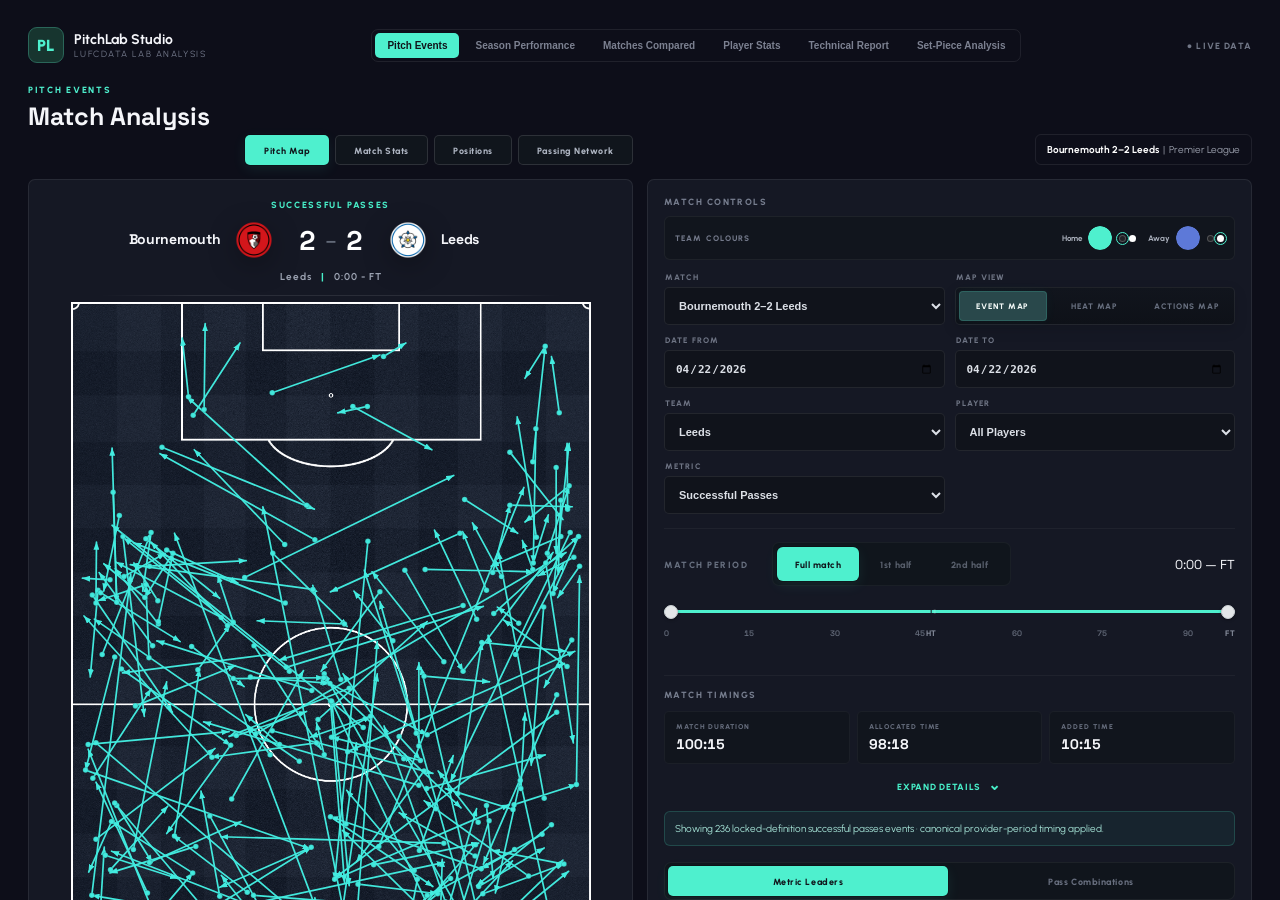
<file: index.html>
<!doctype html>
<html lang="en">
<head>
<meta charset="utf-8">
<meta name="viewport" content="width=device-width,initial-scale=1">
<title>PitchLab</title>
<style>html,body{margin:0;width:100%;height:100%;background:#0d0e19;overflow:hidden}iframe{display:block;width:100%;height:100%;border:0}</style>
</head>
<body>
<iframe id="pitchlab" src="base.html?v=metrics-133" title="PitchLab"></iframe>
<script>
const frame=document.getElementById('pitchlab');
frame.addEventListener('load',()=>{
  const doc=frame.contentDocument;if(!doc)return;
  const addCss=(href,key)=>{if(doc.querySelector(`link[data-${key}]`))return;const el=doc.createElement('link');el.rel='stylesheet';el.href=href;el.dataset[key]='1';doc.head.appendChild(el)};
  const addJs=(src,key)=>{if(doc.querySelector(`script[data-${key}]`))return;const el=doc.createElement('script');el.src=src;el.async=false;el.dataset[key]='1';doc.body.appendChild(el)};
  const V='metrics-133';
  ['ui-integration.css','ui-leaders.css','ui-timings.css','ui-arrow-style.css','ui-period.css','ui-match-stats.css','ui-match-momentum.css','ui-match-stats-selector.css','ui-pass-combinations.css','ui-positions.css','ui-passing-network.css','ui-match-events.css','ui-team-colours.css','ui-polish.css','ui-v31-fixes.css','ui-player-database.css','ui-heatmap.css'].forEach((s,i)=>addCss(`${s}?v=${V}`,`c${i}`));
  const scripts=['ui-header.js','ui-carry-metrics.js','ui-timings.js','ui-extra-metrics.js','ui-golden-metrics-v2.js','ui-possession-golden.js','ui-period.js','ui-touch-metrics-fix.js','ui-forest-touch-map.js','ui-passing-metrics-golden.js','ui-metric-bible-sync.js','ui-gold-passing-family.js','ui-forward-pass-definition.js','ui-long-pass-definition.js','ui-through-ball-definition.js','ui-progressive-pass-definition.js','ui-penalty-box-pass-definition.js','ui-penalty-area-entries-gold.js','ui-gold-simple-event-family.js','ui-open-play-cross-definition.js','ui-throw-in-touch-territory-definition.js','ui-takeon-corner-definition.js','ui-corner-delivery-definition.js','ui-goal-family-definition.js','ui-defensive-residual-definition.js','ui-free-kick-definition.js','ui-gold-recovery-duels-family.js','ui-gold-attacking-family.js','ui-final-third-entries-gold.js','ui-action-outcome-definition.js','ui-pitch-event-rendering-fix.js','ui-combined-outcome-surfaces.js','ui-small-action-touch-dots.js','ui-team-metric-bible.js','ui-canonical-time-window.js','ui-pitch-time-window.js','ui-carry-canonical-window.js','ui-leaders.js','ui-match-playing-events.js','ui-match-stats.js','ui-match-stats-sync-v1.js','ui-match-stats-selector.js','ui-sequence-metrics.js','ui-pass-combinations.js','ui-positions.js','ui-passing-network.js','ui-match-events.js','ui-team-colours.js','ui-match-momentum-enhance.js','ui-match-momentum-tiered-v2.js','ui-polish.js','ui-match-switcher.js','ui-v31-fixes.js','ui-view-tabs-fix.js','ui-time-label-sync.js','ui-surface-polish-2026-08-29.js','ui-player-database.js','ui-heatmap.js','ui-actions-map.js','ui-season-nav.js'];
  scripts.forEach((s,i)=>addJs(`${s}?v=${V}`,`j${i}`));
});
</script>
</body>
</html>
</file>
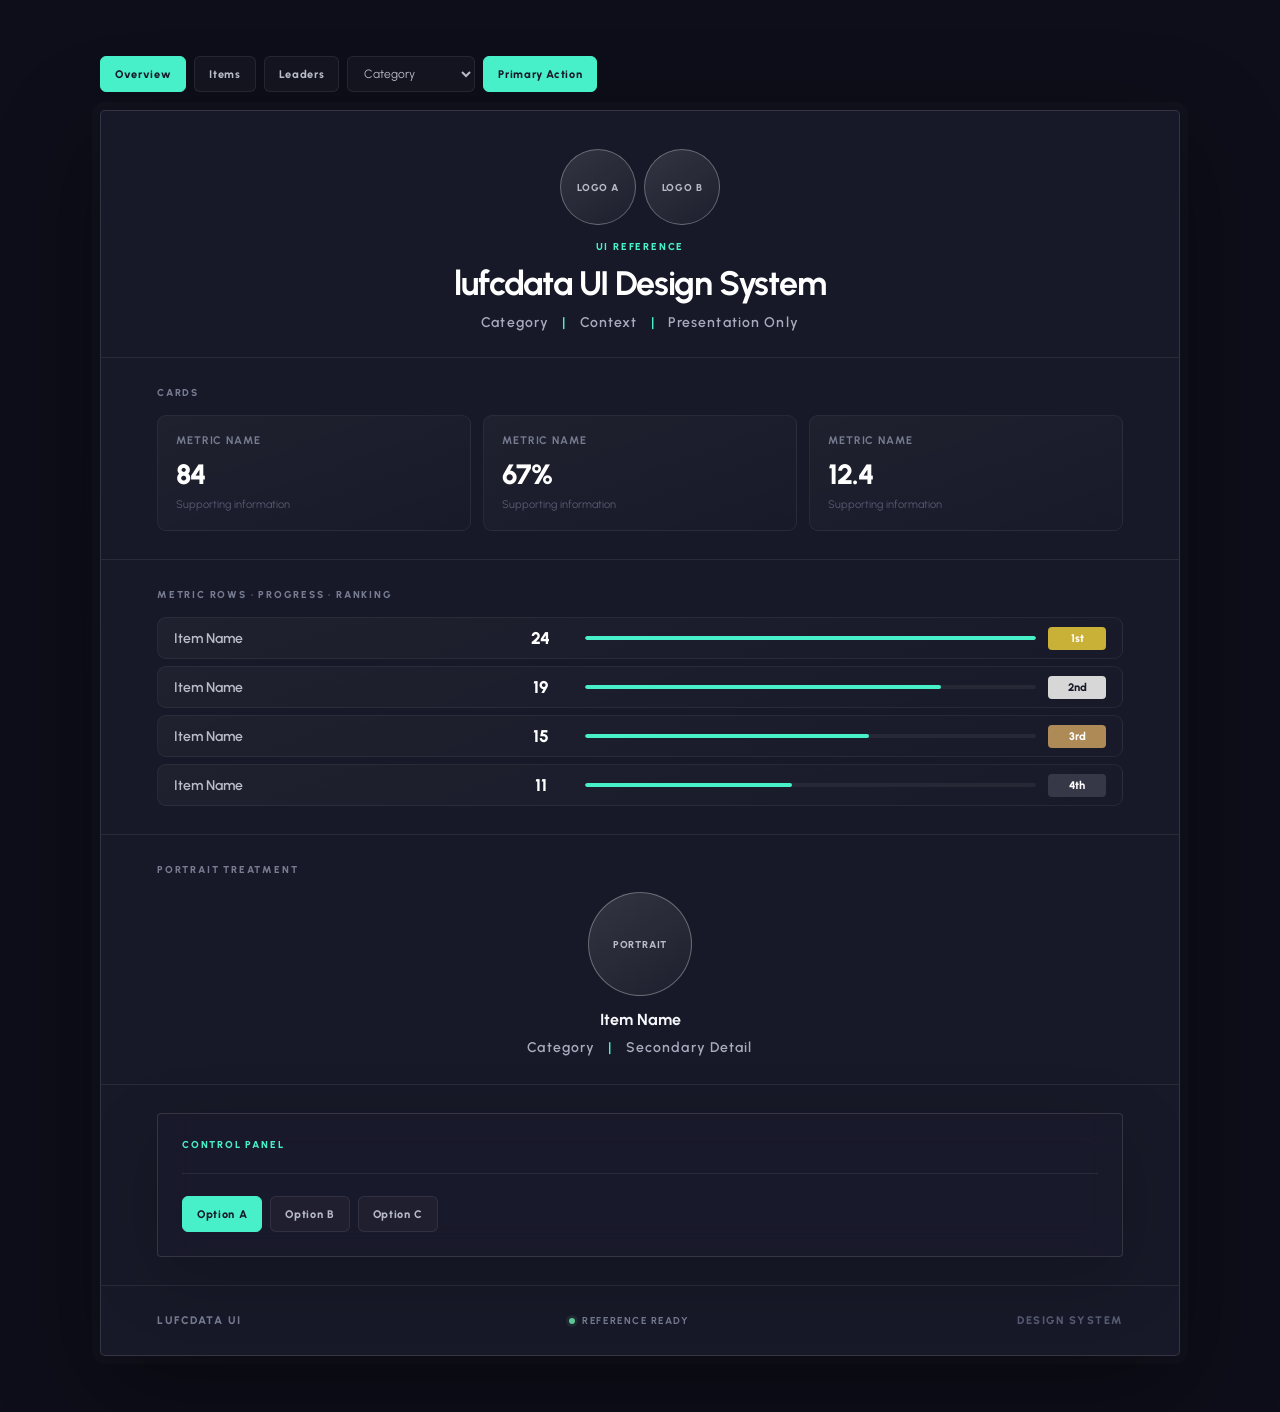
<file: ui-reference/other-project/index.html>
<!doctype html>
<html lang="en">
<head>
  <meta charset="UTF-8" />
  <meta name="viewport" content="width=device-width, initial-scale=1.0" />
  <title>lufcdata UI Design System</title>
  <link rel="stylesheet" href="./components.css" />
</head>
<body>
  <main class="ui-shell">
    <div class="ui-page">
      <div class="ui-toolbar">
        <button class="ui-button ui-button--active">Overview</button>
        <button class="ui-button">Items</button>
        <button class="ui-button">Leaders</button>
        <select class="ui-select" aria-label="Category"><option>Category</option><option>Category A</option><option>Category B</option></select>
        <button class="ui-button ui-button--primary">Primary Action</button>
      </div>

      <article class="ui-frame">
        <header class="ui-header">
          <div class="ui-identity-pair">
            <div class="ui-identity">LOGO A</div>
            <div class="ui-identity">LOGO B</div>
          </div>
          <div class="ui-kicker">UI Reference</div>
          <h1 class="ui-title">lufcdata UI Design System</h1>
          <div class="ui-meta">Category <span>|</span> Context <span>|</span> Presentation Only</div>
        </header>

        <section class="ui-section">
          <h2 class="ui-section-title">Cards</h2>
          <div class="ui-card-grid">
            <div class="ui-card"><div class="ui-card__label">Metric Name</div><div class="ui-card__value">84</div><div class="ui-card__note">Supporting information</div></div>
            <div class="ui-card"><div class="ui-card__label">Metric Name</div><div class="ui-card__value">67%</div><div class="ui-card__note">Supporting information</div></div>
            <div class="ui-card"><div class="ui-card__label">Metric Name</div><div class="ui-card__value">12.4</div><div class="ui-card__note">Supporting information</div></div>
          </div>
        </section>

        <section class="ui-section">
          <h2 class="ui-section-title">Metric rows · progress · ranking</h2>
          <div class="ui-list">
            <div class="ui-row"><span class="ui-row__label">Item Name</span><strong class="ui-row__value">24</strong><div class="ui-progress"><span style="width:100%"></span></div><span class="ui-rank ui-rank--1">1st</span></div>
            <div class="ui-row"><span class="ui-row__label">Item Name</span><strong class="ui-row__value">19</strong><div class="ui-progress"><span style="width:79%"></span></div><span class="ui-rank ui-rank--2">2nd</span></div>
            <div class="ui-row"><span class="ui-row__label">Item Name</span><strong class="ui-row__value">15</strong><div class="ui-progress"><span style="width:63%"></span></div><span class="ui-rank ui-rank--3">3rd</span></div>
            <div class="ui-row"><span class="ui-row__label">Item Name</span><strong class="ui-row__value">11</strong><div class="ui-progress"><span style="width:46%"></span></div><span class="ui-rank">4th</span></div>
          </div>
        </section>

        <section class="ui-section">
          <h2 class="ui-section-title">Portrait treatment</h2>
          <div class="ui-identity ui-identity--portrait">PORTRAIT</div>
          <div style="text-align:center"><strong>Item Name</strong><div class="ui-meta">Category <span>|</span> Secondary Detail</div></div>
        </section>

        <section class="ui-section">
          <div class="ui-panel">
            <div class="ui-panel__heading">Control Panel</div>
            <div class="ui-divider"></div>
            <div class="ui-toolbar" style="margin:0">
              <button class="ui-button ui-button--active">Option A</button>
              <button class="ui-button">Option B</button>
              <button class="ui-button">Option C</button>
            </div>
          </div>
        </section>

        <footer class="ui-footer"><span class="ui-footer__brand">LUFCDATA UI</span><span class="ui-status">REFERENCE READY</span><span>DESIGN SYSTEM</span></footer>
      </article>
    </div>
  </main>
</body>
</html>
</file>
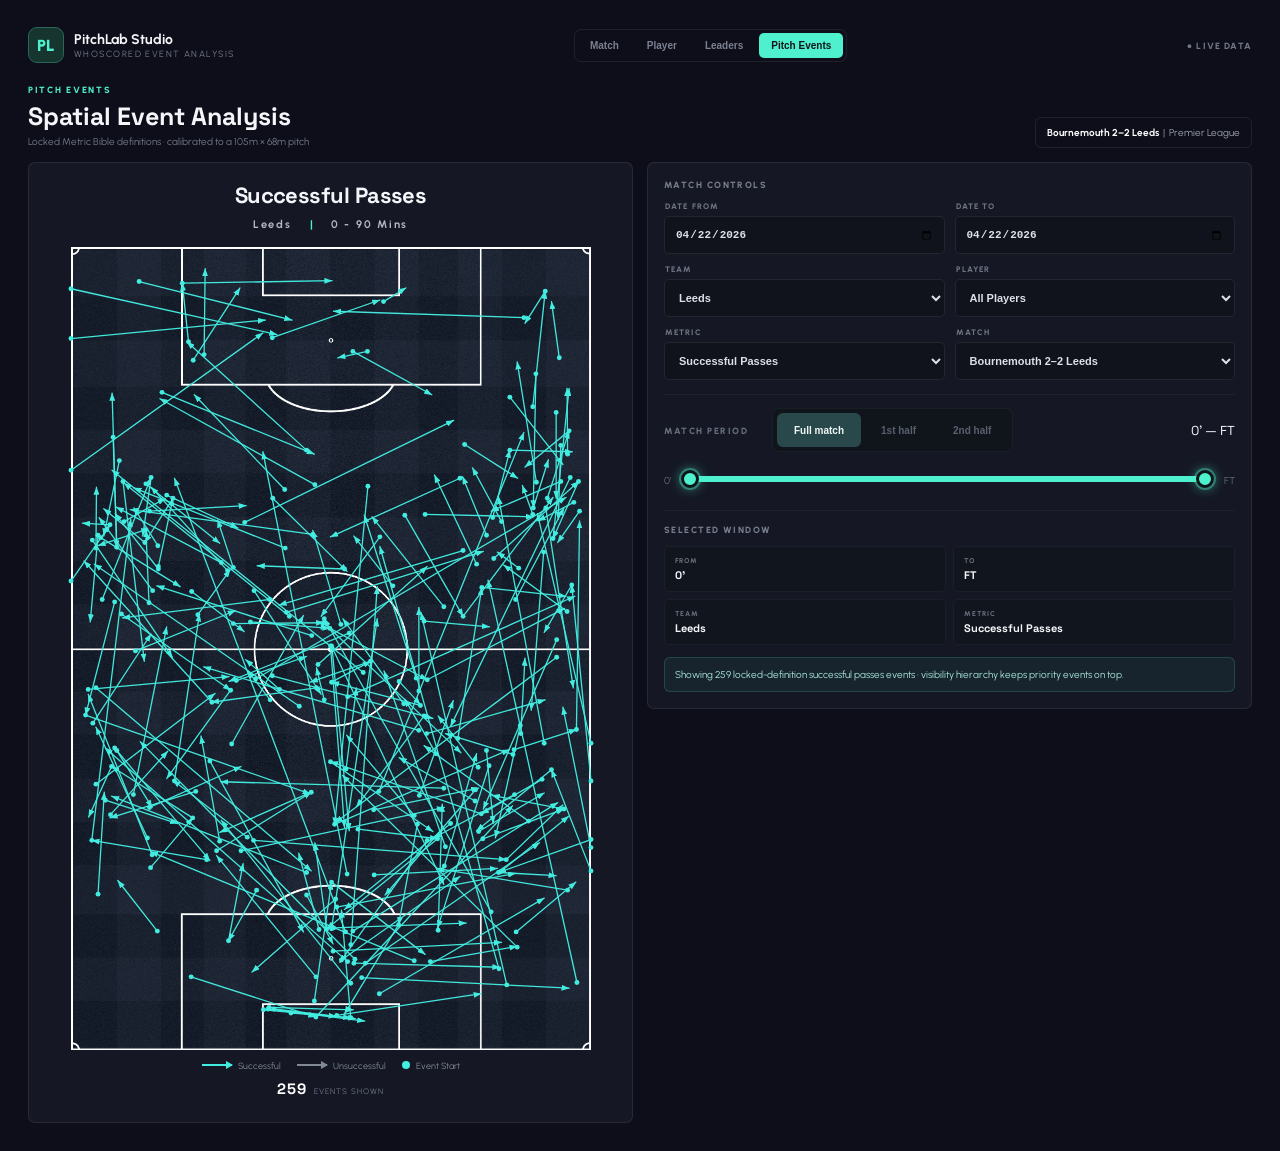
<file: base.html>
<!doctype html>
<html lang="en">
<head>
<meta charset="utf-8"/>
<meta name="viewport" content="width=device-width,initial-scale=1"/>
<title>PitchLab — Pitch Events</title>
<link href="https://fonts.googleapis.com/css2?family=Space+Grotesk:wght@500;600;700&family=Urbanist:wght@400;500;600;700;800&display=swap" rel="stylesheet">
<style>
:root{--bg:#0d0e19;--panel:#151824;--panel2:#10131b;--line:rgba(255,255,255,.08);--soft:rgba(255,255,255,.045);--text:#f5f6fa;--muted:#73798a;--mint:#4ef0ce;--pass:#43ece0;--touch:#43ede1;--unsuccess:#8e96a3;--assist:#FCDD2D;--bigchance:#FF620D;--ontarget:#25ACF5;--shotgrey:#D5D9DB;font-family:Urbanist,sans-serif;color:var(--text)}
*{box-sizing:border-box}body{margin:0;background:var(--bg);min-height:100vh}.shell{max-width:1600px;margin:auto;padding:20px 28px 28px}.topbar{height:50px;display:flex;align-items:center;justify-content:space-between;margin-bottom:14px}.brand{display:flex;align-items:center;gap:10px}.brandmark{width:36px;height:36px;border-radius:9px;background:#17352f;border:1px solid #2a6659;display:grid;place-items:center;color:var(--mint);font-weight:900}.brand strong,.brand span{display:block}.brand strong{font-size:14px}.brand span{font-size:9px;color:#73798b;letter-spacing:.16em;text-transform:uppercase}.nav{display:flex;gap:4px;border:1px solid var(--line);padding:3px;border-radius:7px}.nav button{border:0;background:transparent;color:#7c8191;font-size:10px;font-weight:800;padding:7px 12px;border-radius:5px}.nav .active{background:var(--mint);color:#11141a}.status{font-size:9px;color:#717787;font-weight:800;letter-spacing:.13em}.page-head{display:flex;justify-content:space-between;align-items:end;margin-bottom:14px}.eyebrow{font-size:9px;color:var(--mint);font-weight:800;letter-spacing:.19em;text-transform:uppercase}h1{font-family:'Space Grotesk';font-size:25px;margin:5px 0 3px}.sub{font-size:10px;color:#73798a}.match-pill{border:1px solid var(--line);border-radius:6px;padding:8px 11px;color:#9da2af;font-size:10px}.match-pill b{color:white}.workspace{display:grid;grid-template-columns:1fr 1fr;gap:14px;align-items:start}.panel{border:1px solid var(--line);background:var(--panel);border-radius:7px;min-width:0}.pitch-panel{padding:16px 14px}.controls-panel{padding:16px}.plot-heading{text-align:center;padding:2px 10px 16px}.plot-heading h2{font-family:'Space Grotesk';font-size:22px;margin:0;letter-spacing:-.025em}.plot-subtitle{display:flex;justify-content:center;align-items:center;gap:18px;margin-top:9px;color:#b3b7c7;font-size:11px;font-weight:700;letter-spacing:.16em}.plot-subtitle .sep{color:var(--mint);letter-spacing:0}.pitch-stage{position:relative;width:min(100%,520px);aspect-ratio:68/105;margin:0 auto;line-height:0;overflow:visible}.pitch-img{position:absolute;inset:0;display:block;width:100%;height:100%;object-fit:fill;z-index:1}.event-svg{position:absolute;inset:0;width:100%;height:100%;overflow:visible!important;z-index:20;pointer-events:none}.legend{display:flex;justify-content:center;flex-wrap:wrap;gap:16px;margin-top:10px;color:#828897;font-size:9px}.legend-item{display:flex;align-items:center;gap:6px}.legend-arrow{width:30px;height:2px;background:var(--pass);position:relative}.legend-arrow:after{content:'';position:absolute;right:-1px;top:-3px;border-left:7px solid var(--pass);border-top:4px solid transparent;border-bottom:4px solid transparent}.legend-arrow.unsuccess{background:var(--unsuccess);opacity:.9}.legend-arrow.unsuccess:after{border-left-color:var(--unsuccess)}.legend-arrow.metric{background:var(--metric-colour)}.legend-arrow.metric:after{border-left-color:var(--metric-colour)}.legend-circle{width:8px;height:8px;background:var(--touch);border-radius:50%}.legend-circle.metric{background:var(--metric-colour)}.count-row{text-align:center;margin-top:8px;color:#6e7485;font-size:8px;letter-spacing:.12em;text-transform:uppercase}.count-row b{font-family:'Space Grotesk';font-size:15px;color:white;margin-right:4px}.controls-title{font-size:9px;color:#777e8f;letter-spacing:.16em;text-transform:uppercase;font-weight:800;margin-bottom:11px}.filters{display:grid;grid-template-columns:1fr 1fr;gap:10px}.field label{display:block;margin:0 0 5px 1px;font-size:8px;color:#6e7484;font-weight:800;letter-spacing:.14em;text-transform:uppercase}.selectlike{width:100%;height:38px;padding:0 10px;background:var(--panel2);border:1px solid var(--line);border-radius:5px;color:#dce0e7;font-size:11px;font-weight:700}.period-card{margin-top:14px;padding-top:13px;border-top:1px solid var(--soft)}.period-top{display:flex;align-items:center;gap:12px;flex-wrap:wrap}.period-label{font-size:9px;color:#687080;font-weight:800;letter-spacing:.17em;text-transform:uppercase;min-width:96px}.period-buttons{display:flex;background:#10151c;border:1px solid var(--soft);border-radius:7px;padding:4px;gap:3px}.period-buttons button{height:34px;padding:0 17px;border:0;border-radius:6px;background:transparent;color:#59606d;font-size:10px;font-weight:700}.period-buttons button.active{background:#29484b;color:#f0f7f5}.slider-summary{margin-left:auto;font-family:'Space Grotesk';font-size:13px}.range-block{display:flex;align-items:center;gap:10px;margin-top:13px}.end-label{font-size:10px;color:#656d7a}.range-wrap{position:relative;flex:1;height:30px}.track{position:absolute;top:11px;left:0;right:0;height:6px;background:#28313a;border-radius:99px}.active-track{position:absolute;height:6px;background:var(--mint);border-radius:99px}.range{position:absolute;top:0;left:0;width:100%;height:28px;margin:0;background:none;appearance:none;-webkit-appearance:none;pointer-events:none}.range::-webkit-slider-thumb{width:18px;height:18px;border-radius:50%;border:3px solid #0e1518;background:var(--mint);box-shadow:0 0 0 2px rgba(78,240,206,.35),0 0 12px rgba(78,240,206,.65);appearance:none;-webkit-appearance:none;pointer-events:auto}.summary-card{margin-top:15px;padding-top:13px;border-top:1px solid var(--soft)}.summary-grid{display:grid;grid-template-columns:1fr 1fr;gap:7px}.summary-item{background:#11151d;border:1px solid var(--soft);border-radius:5px;padding:9px 10px}.summary-item span{display:block;color:#666d7d;font-size:7px;font-weight:800;letter-spacing:.13em;text-transform:uppercase}.summary-item b{display:block;margin-top:3px;font-family:'Space Grotesk';font-size:11px}.info{margin-top:12px;padding:10px;border:1px solid rgba(78,240,206,.18);background:rgba(78,240,206,.055);border-radius:6px;color:#a9e8db;font-size:10px}.error{margin-top:8px;color:#ff9d9d;font-size:10px}
@media(max-width:980px){.workspace{grid-template-columns:1fr}.controls-panel{order:-1}}@media(max-width:620px){.shell{padding:14px 12px}.topbar,.page-head{height:auto;align-items:flex-start;flex-direction:column;gap:10px}.filters{grid-template-columns:1fr}.plot-subtitle{font-size:10px;gap:10px}}
</style>
</head>
<body>
<div class="shell">
<header class="topbar"><div class="brand"><div class="brandmark">PL</div><div><strong>PitchLab Studio</strong><span>WhoScored event analysis</span></div></div><nav class="nav"><button>Match</button><button>Player</button><button>Leaders</button><button class="active">Pitch Events</button></nav><div class="status">● LIVE DATA</div></header>
<section class="page-head"><div><div class="eyebrow">Pitch Events</div><h1>Spatial Event Analysis</h1><div class="sub">Locked Metric Bible definitions · calibrated to a 105m × 68m pitch</div></div><div class="match-pill"><b>Bournemouth 2–2 Leeds</b> &nbsp;|&nbsp; Premier League</div></section>
<main class="workspace">
<section class="panel pitch-panel">
<div class="plot-heading"><h2 id="plotTitle">Successful Passes</h2><div class="plot-subtitle"><span id="plotTeam">Leeds</span><span class="sep">|</span><span id="plotWindow">0 - 90 Mins</span></div></div>
<div class="pitch-stage"><img class="pitch-img" src="Pitch%20AI%20App%20Ready%20Official%20Aug%2024%202026%20V2.png" alt="Pitch"><svg id="eventSvg" class="event-svg" viewBox="0 0 68 105" preserveAspectRatio="none" overflow="visible"></svg></div>
<div class="legend" id="plotLegend"></div>
<div class="count-row"><b id="eventCount">0</b> events shown</div><div id="error" class="error"></div>
</section>
<section class="panel controls-panel">
<div class="controls-title">Match Controls</div>
<div class="filters">
<div class="field"><label>Date From</label><input id="dateFrom" class="selectlike" type="date"></div>
<div class="field"><label>Date To</label><input id="dateTo" class="selectlike" type="date"></div>
<div class="field"><label>Team</label><select id="team" class="selectlike"><option value="Leeds">Leeds</option><option value="Bournemouth">Bournemouth</option><option value="Both">Both Teams</option></select></div>
<div class="field"><label>Player</label><select id="player" class="selectlike"><option value="all">All Players</option></select></div>
<div class="field"><label>Metric</label><select id="metric" class="selectlike">
<optgroup label="Passing">
<option value="successful" selected>Successful Passes</option><option value="unsuccessful">Unsuccessful Passes</option><option value="allpasses">Total Passes</option>
<option value="progressive">Open-Play Progressive Passes</option><option value="forward">Forward Passes</option><option value="forward_success">Successful Forward Passes</option>
<option value="side">Side Passes</option><option value="side_success">Successful Side Passes</option><option value="backward">Backward Passes</option><option value="backward_success">Successful Backward Passes</option>
<option value="into_final_third">Passes into Final Third</option><option value="into_final_third_success">Successful Passes into Final Third</option>
<option value="final_third_passes">Final Third Passes</option><option value="final_third_passes_success">Successful Final Third Passes</option>
<option value="box_passes">Passes in Penalty Box</option><option value="box_passes_success">Successful Passes in Penalty Box</option>
<option value="crosses">Crosses</option><option value="accurate_crosses">Accurate Crosses</option><option value="open_play_crosses">Open-Play Crosses</option><option value="accurate_open_play_crosses">Accurate Open-Play Crosses</option>
<option value="long_passes">Long Passes</option><option value="accurate_long_passes">Accurate Long Passes</option>
</optgroup>
<optgroup label="Throw-Ins"><option value="throwins_success">Successful Throw-Ins</option><option value="throwins_unsuccess">Unsuccessful Throw-Ins</option><option value="throwins_success_final_third">Successful Final Third Throw-Ins</option><option value="throwins_success_box">Successful Throw-Ins Into Penalty Box</option><option value="throwins_box">Throw-Ins Into Penalty Box</option></optgroup>
<optgroup label="Touches">
<option value="touches">Touches</option><option value="touch_def_third">Defensive-Third Touches</option><option value="touch_mid_third">Middle-Third Touches</option><option value="touch_final_third">Final-Third Touches</option><option value="touch_box">Penalty Box Touches</option>
</optgroup>
<optgroup label="Attacking">
<option value="shots">Shots</option><option value="shots_on">Shots On-Target</option><option value="shots_off">Shots Off-Target</option><option value="shots_blocked">Blocked Shots</option><option value="woodwork">Shots - Woodwork</option>
<option value="shots_open">Shots - Open Play</option><option value="shots_fastbreak">Shots - Fast Break</option><option value="shots_setpiece">Shots from Set-Pieces</option><option value="shots_dfk">Shots - Direct Free-Kick</option>
<option value="shots_6yd">Shots - 6 Yard Box</option><option value="shots_box">Shots - Penalty Area</option><option value="shots_outside">Shots - Outside Box</option>
<option value="shots_right">Shots - Right Foot</option><option value="shots_left">Shots - Left Foot</option><option value="shots_head">Shots - Head</option><option value="shots_other">Shots - Other</option>
<option value="goals">Goals</option><option value="goals_open">Goals - Open Play</option><option value="goals_fastbreak">Goals - Fastbreak</option><option value="goals_setpiece">Goals - Set Pieces</option><option value="goals_corner">Goals - Corners</option><option value="goals_freekick">Goals - Free-Kicks</option><option value="goals_penalty">Goals - Penalties</option><option value="own_goals">Goals - Own Goals</option>
<option value="goals_6yd">Goals - 6-yard Box</option><option value="goals_box">Goals - Penalty Area</option><option value="goals_outside">Goals - Outside Box</option><option value="goals_right">Goals - Right Foot</option><option value="goals_left">Goals - Left Foot</option><option value="goals_head">Goals - Head</option><option value="goals_other">Goals - Other Body Part</option>
<option value="takeons">Total Take-Ons</option><option value="takeons_success">Successful Take-Ons</option><option value="takeons_unsuccess">Unsuccessful Take-Ons</option>
<option value="keypasses">Key Passes</option><option value="chances_created">Chances Created</option><option value="assists">Assists</option><option value="bigchances">Big Chances Created</option>
</optgroup>
<optgroup label="Corners">
<option value="corners">Corners</option><option value="corners_success">Successful Corners</option><option value="corners_unsuccess">Unsuccessful Corners</option>
<option value="corners_short">Short Corners</option><option value="corners_near">Near Post Corners</option><option value="corners_central">Central Corners</option><option value="corners_far">Far Post Corners</option><option value="corners_overhit">Overhit Corners</option><option value="corners_6yd">Corners - 6 Yard Box</option><option value="corner_chances">Corner - Chances Created</option>
</optgroup>
<optgroup label="Defensive">
<option value="tackles">Tackles</option><option value="tackles_won">Tackles Won</option><option value="tackles_lost">Tackles Lost</option><option value="interceptions">Interceptions</option><option value="blocks">Blocks</option><option value="recoveries">Ball Recoveries</option><option value="clearances">Clearances</option><option value="headed_clearances">Headed Clearances</option><option value="dribbled_past">Dribbled Past</option>
</optgroup>
</select></div>
<div class="field"><label>Match</label><select class="selectlike"><option>Bournemouth 2–2 Leeds</option></select></div>
</div>
<div class="period-card"><div class="period-top"><div class="period-label">Match Period</div><div class="period-buttons"><button id="fullBtn" class="active">Full match</button><button id="firstBtn">1st half</button><button id="secondBtn">2nd half</button></div><div class="slider-summary"><span id="fromText">0'</span> — <span id="toText">FT</span></div></div><div class="range-block"><span class="end-label">0'</span><div class="range-wrap"><div class="track"><div id="activeTrack" class="active-track"></div></div><input id="fromRange" class="range" type="range" min="0" max="100" value="0"><input id="toRange" class="range" type="range" min="0" max="100" value="100"></div><span class="end-label">FT</span></div></div>
<div class="summary-card"><div class="controls-title">Selected Window</div><div class="summary-grid"><div class="summary-item"><span>From</span><b id="sumFrom">0'</b></div><div class="summary-item"><span>To</span><b id="sumTo">FT</b></div><div class="summary-item"><span>Team</span><b id="sumTeam">Leeds</b></div><div class="summary-item"><span>Metric</span><b id="sumMetric">Successful Passes</b></div></div></div>
<div class="info" id="infoText">Locked Metric Bible definitions applied directly to raw WhoScored events.</div>
</section>
</main>
</div>
<script>
let raw=null,events=[],teamIds={},players={};
const PITCH_W=68,PITCH_L=105;
const $=id=>document.getElementById(id),from=$('fromRange'),to=$('toRange'),team=$('team'),player=$('player'),metric=$('metric');
const dn=v=>v&&typeof v==='object'?v.displayName:v;
const type=e=>String(dn(e.type)||'');
const success=e=>dn(e.outcomeType)==='Successful';
const minute=e=>Number(e.minute||0);
const teamName=e=>teamIds[e.teamId]||String(e.teamId);
const coords=e=>[e.x,e.y].every(v=>v!==null&&v!==undefined);
const endCoords=e=>[e.endX,e.endY].every(v=>v!==null&&v!==undefined);
const pass=e=>type(e)==='Pass'&&coords(e)&&endCoords(e);
const touch=e=>e.isTouch===true&&coords(e);
function qnames(e){return(e.qualifiers||[]).map(q=>String(dn(q.type)||'')).filter(Boolean)}
function hasQ(e,...need){const qs=qnames(e);return need.some(n=>qs.includes(n)||qs.some(q=>q.toLowerCase()===String(n).toLowerCase()))}
function qvalue(e,name){const q=(e.qualifiers||[]).find(q=>String(dn(q.type)||'').toLowerCase()===String(name).toLowerCase());const v=q?.value;return v!==null&&v!==undefined&&Number.isFinite(Number(v))?Number(v):null}
function hasQPart(e,...need){const qs=qnames(e).map(q=>q.toLowerCase());return need.some(n=>qs.some(q=>q.includes(String(n).toLowerCase())))}
function toPoint(e){return{x:PITCH_W-(Number(e.y)/100*PITCH_W),y:PITCH_L-(Number(e.x)/100*PITCH_L)}}
function toPitch(e){return{sx:PITCH_W-(Number(e.y)/100*PITCH_W),sy:PITCH_L-(Number(e.x)/100*PITCH_L),ex:PITCH_W-(Number(e.endY)/100*PITCH_W),ey:PITCH_L-(Number(e.endX)/100*PITCH_L)}}
function isShot(e){return ['Goal','SavedShot','MissedShots','ShotOnPost'].includes(type(e))&&!hasQ(e,'OwnGoal')}
function isGoal(e){return type(e)==='Goal'&&!hasQ(e,'OwnGoal')}
function isOnTarget(e){return isShot(e)&&(type(e)==='Goal'||(type(e)==='SavedShot'&&!hasQ(e,'Blocked')))}
function isOffOrBlocked(e){return isShot(e)&&(type(e)==='MissedShots'||type(e)==='ShotOnPost'||(type(e)==='SavedShot'&&hasQ(e,'Blocked')))}
function isAssistEvent(e){return e.assist===true||e.isAssist===true||hasQ(e,'IntentionalGoalAssist')}
function restartPass(e){return hasQ(e,'FreeKickTaken','CornerTaken','ThrowIn','GoalKickTaken','PenaltyTaken')}
function isProg(e){if(!pass(e)||!success(e)||restartPass(e)||Number(e.x)<100/3)return false;const x=Number(e.x),y=Number(e.y),ex=Number(e.endX),ey=Number(e.endY);const sd=Math.hypot((100-x)*1.05,(50-y)*0.68),ed=Math.hypot((100-ex)*1.05,(50-ey)*0.68);return sd-ed>=9.144}
function direction(e){const d=Number(e.endX)-Number(e.x);return d>=2?'forward':d<=-2?'backward':'side'}
function inBox(x,y){return Number(x)>=83&&Number(x)<=100&&Number(y)>=21.1&&Number(y)<=78.9}
function shotLoc(e,which){const q=qnames(e);if(which==='6yd')return q.some(x=>x.startsWith('SmallBox'));if(which==='box')return q.some(x=>(x.startsWith('Box')||x.startsWith('DeepBox'))&&!x.startsWith('SmallBox'));if(which==='outside')return q.some(x=>x.startsWith('OutOfBox')||x.startsWith('ThirtyFivePlus'));return false}
const throwIn=e=>pass(e)&&hasQ(e,'ThrowIn');
function cornerClass(e){if(!hasQ(e,'CornerTaken'))return '';if(!hasQ(e,'Cross'))return 'short';const x=Number(e.endX),y=Number(e.endY),oy=Number(e.y);if(!(x>=85))return 'overhit';if(y>=43&&y<=57)return 'central';if(oy<50&&y>=30&&y<43)return 'near';if(oy>=50&&y>57&&y<=70)return 'near';if(oy<50&&y>57&&y<=70)return 'far';if(oy>=50&&y>=30&&y<43)return 'far';return 'overhit'}
const FILTERS={
successful:e=>pass(e)&&success(e),unsuccessful:e=>pass(e)&&!success(e),allpasses:e=>pass(e),progressive:isProg,
forward:e=>pass(e)&&direction(e)==='forward',forward_success:e=>pass(e)&&direction(e)==='forward'&&success(e),side:e=>pass(e)&&direction(e)==='side',side_success:e=>pass(e)&&direction(e)==='side'&&success(e),backward:e=>pass(e)&&direction(e)==='backward',backward_success:e=>pass(e)&&direction(e)==='backward'&&success(e),
into_final_third:e=>pass(e)&&Number(e.x)<200/3&&Number(e.endX)>=200/3,into_final_third_success:e=>pass(e)&&Number(e.x)<200/3&&Number(e.endX)>=200/3&&success(e),final_third_passes:e=>pass(e)&&Number(e.endX)>=200/3,final_third_passes_success:e=>pass(e)&&Number(e.endX)>=200/3&&success(e),box_passes:e=>pass(e)&&inBox(e.endX,e.endY),box_passes_success:e=>pass(e)&&inBox(e.endX,e.endY)&&success(e),crosses:e=>pass(e)&&hasQ(e,'Cross'),accurate_crosses:e=>pass(e)&&hasQ(e,'Cross')&&success(e),open_play_crosses:e=>pass(e)&&hasQ(e,'Cross')&&!hasQ(e,'CornerTaken','FreeKickTaken'),accurate_open_play_crosses:e=>pass(e)&&hasQ(e,'Cross')&&!hasQ(e,'CornerTaken','FreeKickTaken')&&success(e),long_passes:e=>pass(e)&&hasQ(e,'Longball')&&!hasQ(e,'Cross','ThrowIn'),accurate_long_passes:e=>pass(e)&&hasQ(e,'Longball')&&!hasQ(e,'Cross','ThrowIn')&&success(e),
throwins_success:e=>throwIn(e)&&success(e),throwins_unsuccess:e=>throwIn(e)&&!success(e),throwins_success_final_third:e=>throwIn(e)&&success(e)&&Number(e.endX)>=200/3,throwins_success_box:e=>throwIn(e)&&success(e)&&inBox(e.endX,e.endY),throwins_box:e=>throwIn(e)&&inBox(e.endX,e.endY),
touches:touch,touch_def_third:e=>touch(e)&&Number(e.x)<100/3,touch_mid_third:e=>touch(e)&&Number(e.x)>=100/3&&Number(e.x)<200/3,touch_final_third:e=>touch(e)&&Number(e.x)>=200/3,touch_box:e=>touch(e)&&inBox(e.x,e.y),
shots:isShot,shots_on:isOnTarget,shots_off:e=>isShot(e)&&['MissedShots','ShotOnPost'].includes(type(e)),shots_blocked:e=>isShot(e)&&type(e)==='SavedShot'&&hasQ(e,'Blocked'),woodwork:e=>isShot(e)&&type(e)==='ShotOnPost',shots_open:e=>isShot(e)&&hasQ(e,'RegularPlay'),shots_fastbreak:e=>isShot(e)&&hasQ(e,'FastBreak'),shots_setpiece:e=>isShot(e)&&hasQ(e,'FromCorner','SetPiece','DirectFreekick','ThrowinSetPiece')&&!hasQ(e,'Penalty'),shots_dfk:e=>isShot(e)&&hasQ(e,'DirectFreekick'),shots_6yd:e=>isShot(e)&&shotLoc(e,'6yd'),shots_box:e=>isShot(e)&&shotLoc(e,'box'),shots_outside:e=>isShot(e)&&shotLoc(e,'outside'),shots_right:e=>isShot(e)&&hasQ(e,'RightFoot'),shots_left:e=>isShot(e)&&hasQ(e,'LeftFoot'),shots_head:e=>isShot(e)&&hasQ(e,'Head'),shots_other:e=>isShot(e)&&hasQ(e,'OtherBodyPart'),
goals:isGoal,goals_open:e=>isGoal(e)&&hasQ(e,'RegularPlay'),goals_fastbreak:e=>isGoal(e)&&hasQ(e,'FastBreak'),goals_setpiece:e=>isGoal(e)&&hasQ(e,'FromCorner','SetPiece','DirectFreekick','ThrowinSetPiece')&&!hasQ(e,'Penalty'),goals_corner:e=>isGoal(e)&&hasQ(e,'FromCorner'),goals_freekick:e=>isGoal(e)&&hasQ(e,'DirectFreekick','SetPiece')&&!hasQ(e,'FromCorner','ThrowinSetPiece','Penalty'),goals_penalty:e=>isGoal(e)&&hasQ(e,'Penalty'),own_goals:e=>type(e)==='Goal'&&hasQ(e,'OwnGoal'),goals_6yd:e=>isGoal(e)&&shotLoc(e,'6yd'),goals_box:e=>isGoal(e)&&shotLoc(e,'box'),goals_outside:e=>isGoal(e)&&shotLoc(e,'outside'),goals_right:e=>isGoal(e)&&hasQ(e,'RightFoot'),goals_left:e=>isGoal(e)&&hasQ(e,'LeftFoot'),goals_head:e=>isGoal(e)&&hasQ(e,'Head'),goals_other:e=>isGoal(e)&&hasQ(e,'OtherBodyPart'),
takeons:e=>type(e)==='TakeOn'&&coords(e),takeons_success:e=>type(e)==='TakeOn'&&coords(e)&&success(e),takeons_unsuccess:e=>type(e)==='TakeOn'&&coords(e)&&!success(e),keypasses:e=>coords(e)&&hasQ(e,'KeyPass'),chances_created:e=>coords(e)&&hasQ(e,'KeyPass'),assists:e=>coords(e)&&isAssistEvent(e),bigchances:e=>coords(e)&&hasQ(e,'BigChanceCreated'),
corners:e=>pass(e)&&hasQ(e,'CornerTaken'),corners_success:e=>pass(e)&&hasQ(e,'CornerTaken')&&success(e),corners_unsuccess:e=>pass(e)&&hasQ(e,'CornerTaken')&&!success(e),corners_short:e=>pass(e)&&cornerClass(e)==='short',corners_near:e=>pass(e)&&cornerClass(e)==='near',corners_central:e=>pass(e)&&cornerClass(e)==='central',corners_far:e=>pass(e)&&cornerClass(e)==='far',corners_overhit:e=>pass(e)&&cornerClass(e)==='overhit',corners_6yd:e=>pass(e)&&hasQ(e,'CornerTaken')&&Number(e.endX)>=94.2&&Number(e.endX)<=100&&Number(e.endY)>=36.8&&Number(e.endY)<=63.2,corner_chances:e=>pass(e)&&hasQ(e,'CornerTaken')&&hasQ(e,'KeyPass'),
tackles:e=>type(e)==='Tackle'&&coords(e),tackles_won:e=>type(e)==='Tackle'&&coords(e)&&success(e),tackles_lost:e=>type(e)==='Tackle'&&coords(e)&&!success(e),interceptions:e=>type(e)==='Interception'&&coords(e),blocks:e=>type(e)==='Save'&&coords(e)&&hasQ(e,'OutfielderBlock'),recoveries:e=>type(e)==='BallRecovery'&&coords(e),clearances:e=>type(e)==='Clearance'&&coords(e)&&!hasQ(e,'BlockedCross'),headed_clearances:e=>type(e)==='Clearance'&&coords(e)&&!hasQ(e,'BlockedCross')&&hasQ(e,'Head'),dribbled_past:e=>type(e)==='Challenge'&&coords(e)
};
function svg(tag,attrs){const el=document.createElementNS('http://www.w3.org/2000/svg',tag);for(const[k,v]of Object.entries(attrs))el.setAttribute(k,v);return el}
function drawPass(root,e){const p=toPitch(e),ok=success(e),colour=ok?'#43ece0':'#8e96a3',marker=ok?'url(#passArrow)':'url(#missArrow)';root.appendChild(svg('line',{x1:p.sx,y1:p.sy,x2:p.ex,y2:p.ey,stroke:colour,'stroke-width':'1.3','stroke-opacity':ok?'0.98':'0.78','stroke-linecap':'round','marker-end':marker,'vector-effect':'non-scaling-stroke'}));root.appendChild(svg('circle',{cx:p.sx,cy:p.sy,r:'0.32',fill:colour,opacity:ok?'1':'0.9'}))}
function drawPoint(root,e,colour='#43ede1'){const p=toPoint(e);root.appendChild(svg('circle',{cx:p.x,cy:p.y,r:'0.48',fill:colour,opacity:'0.96',stroke:'#0d0e19','stroke-width':'0.18'}))}
function hasEnd(e){return [e.x,e.y,e.endX,e.endY].every(v=>v!==null&&v!==undefined&&Number.isFinite(Number(v)))}
function drawAttackArrow(root,e,colour='#43ede1',marker='url(#eventArrow)'){if(!hasEnd(e)){drawPoint(root,e,colour);return}const p=toPitch(e);root.appendChild(svg('line',{x1:p.sx,y1:p.sy,x2:p.ex,y2:p.ey,stroke:colour,'stroke-width':'1.3','stroke-opacity':'0.98','stroke-linecap':'round','marker-end':marker,'vector-effect':'non-scaling-stroke'}));root.appendChild(svg('circle',{cx:p.sx,cy:p.sy,r:'0.32',fill:colour,opacity:'1'}))}
function shotEndpoint(e){const bx=e.blockedX??qvalue(e,'BlockedX'),by=e.blockedY??qvalue(e,'BlockedY');if(hasQ(e,'Blocked')&&Number.isFinite(Number(bx))&&Number.isFinite(Number(by)))return{x:Number(bx),y:Number(by)};const gy=e.goalMouthY??qvalue(e,'GoalMouthY');if(Number.isFinite(Number(gy)))return{x:hasQ(e,'OwnGoal')?0:100,y:Number(gy)};return null}
function toShotPitch(e){const ep=shotEndpoint(e);if(!ep)return null;return{sx:PITCH_W-(Number(e.y)/100*PITCH_W),sy:PITCH_L-(Number(e.x)/100*PITCH_L),ex:PITCH_W-(ep.y/100*PITCH_W),ey:PITCH_L-(ep.x/100*PITCH_L)}}
function drawShotArrow(root,e,colour='#43ede1',marker='url(#eventArrow)'){const p=toShotPitch(e);if(!p){drawPoint(root,e,colour);return}root.appendChild(svg('line',{x1:p.sx,y1:p.sy,x2:p.ex,y2:p.ey,stroke:colour,'stroke-width':'1.3','stroke-opacity':'0.98','stroke-linecap':'round','marker-end':marker,'vector-effect':'non-scaling-stroke'}));root.appendChild(svg('circle',{cx:p.sx,cy:p.sy,r:'0.32',fill:colour,opacity:'1'}))}
function lineMetric(key){return ['successful','unsuccessful','allpasses','progressive','forward','forward_success','side','side_success','backward','backward_success','into_final_third','into_final_third_success','final_third_passes','final_third_passes_success','box_passes','box_passes_success','crosses','accurate_crosses','open_play_crosses','accurate_open_play_crosses','long_passes','accurate_long_passes','throwins_success','throwins_unsuccess','throwins_success_final_third','throwins_success_box','throwins_box','corners','corners_success','corners_unsuccess','corners_short','corners_near','corners_central','corners_far','corners_overhit','corners_6yd','corner_chances'].includes(key)}
function shotArrowMetric(key){return ['shots','shots_on','shots_off','shots_blocked','woodwork','shots_open','shots_fastbreak','shots_setpiece','shots_dfk','shots_6yd','shots_box','shots_outside','shots_right','shots_left','shots_head','shots_other'].includes(key)}
function attackArrowMetric(key){return ['keypasses','chances_created','assists','bigchances'].includes(key)}
function goalArrowMetric(key){return ['goals','goals_open','goals_fastbreak','goals_setpiece','goals_corner','goals_freekick','goals_penalty','own_goals','goals_6yd','goals_box','goals_outside','goals_right','goals_left','goals_head','goals_other'].includes(key)}
function eventPriority(e){if(isAssistEvent(e))return 60;if(hasQ(e,'BigChanceCreated'))return 50;if(hasQ(e,'KeyPass'))return 40;if(isOnTarget(e))return 30;if(isShot(e)&&!isOffOrBlocked(e))return 20;if(isOffOrBlocked(e))return 10;return 0}
function attackStyleForEvent(e,key){if(isAssistEvent(e))return{colour:'#FCDD2D',marker:'url(#assistArrow)'};if(hasQ(e,'BigChanceCreated'))return{colour:'#FF620D',marker:'url(#bigChanceArrow)'};if(key==='assists')return{colour:'#FCDD2D',marker:'url(#assistArrow)'};if(key==='bigchances')return{colour:'#FF620D',marker:'url(#bigChanceArrow)'};return{colour:'#43ede1',marker:'url(#eventArrow)'}}
function shotStyleForEvent(e,key){if(key==='shots_on'||isOnTarget(e))return{colour:'#25ACF5',marker:'url(#onTargetArrow)'};if(key==='shots_off'||key==='shots_blocked'||isOffOrBlocked(e))return{colour:'#D5D9DB',marker:'url(#shotGreyArrow)'};return{colour:'#43ede1',marker:'url(#eventArrow)'}}
function populatePlayers(){const chosen=team.value,m=new Map();for(const e of events){if(e.playerId&&(chosen==='Both'||teamName(e)===chosen)){m.set(String(e.playerId),(players[e.playerId]||{}).name||`Player ${e.playerId}`)}}player.innerHTML='<option value="all">All Players</option>'+[...m].sort((a,b)=>a[1].localeCompare(b[1])).map(([id,n])=>`<option value="${id}">${n}</option>`).join('')}
function render(){if(!raw)return;const maxMin=Math.max(90,...events.map(minute));let a=+from.value,b=+to.value;if(b<=a)b=Math.min(100,a+1);const lo=a/100*maxMin,hi=b/100*maxMin;const fn=FILTERS[metric.value]||(()=>false);let list=events.filter(e=>minute(e)>=lo&&minute(e)<=hi&&fn(e));if(team.value!=='Both')list=list.filter(e=>teamName(e)===team.value);if(player.value!=='all')list=list.filter(e=>String(e.playerId)===player.value);list.sort((a,b)=>eventPriority(a)-eventPriority(b));
const root=$('eventSvg');root.innerHTML='<defs><marker id="passArrow" markerWidth="1.08" markerHeight="0.78" refX="1.0" refY="0.39" orient="auto" markerUnits="userSpaceOnUse"><path d="M0,0 L1.04,0.39 L0,0.78 Z" fill="#43ece0"/></marker><marker id="missArrow" markerWidth="1.08" markerHeight="0.78" refX="1.0" refY="0.39" orient="auto" markerUnits="userSpaceOnUse"><path d="M0,0 L1.04,0.39 L0,0.78 Z" fill="#8e96a3"/></marker><marker id="eventArrow" markerWidth="1.08" markerHeight="0.78" refX="1.0" refY="0.39" orient="auto" markerUnits="userSpaceOnUse"><path d="M0,0 L1.04,0.39 L0,0.78 Z" fill="#43ede1"/></marker><marker id="assistArrow" markerWidth="1.08" markerHeight="0.78" refX="1.0" refY="0.39" orient="auto" markerUnits="userSpaceOnUse"><path d="M0,0 L1.04,0.39 L0,0.78 Z" fill="#FCDD2D"/></marker><marker id="bigChanceArrow" markerWidth="1.08" markerHeight="0.78" refX="1.0" refY="0.39" orient="auto" markerUnits="userSpaceOnUse"><path d="M0,0 L1.04,0.39 L0,0.78 Z" fill="#FF620D"/></marker><marker id="onTargetArrow" markerWidth="1.08" markerHeight="0.78" refX="1.0" refY="0.39" orient="auto" markerUnits="userSpaceOnUse"><path d="M0,0 L1.04,0.39 L0,0.78 Z" fill="#25ACF5"/></marker><marker id="shotGreyArrow" markerWidth="1.08" markerHeight="0.78" refX="1.0" refY="0.39" orient="auto" markerUnits="userSpaceOnUse"><path d="M0,0 L1.04,0.39 L0,0.78 Z" fill="#D5D9DB"/></marker></defs>';
if(lineMetric(metric.value)){for(const e of list)drawPass(root,e);$('plotLegend').innerHTML='<span class="legend-item"><i class="legend-arrow"></i>Successful</span><span class="legend-item"><i class="legend-arrow unsuccess"></i>Unsuccessful</span><span class="legend-item"><i class="legend-circle"></i>Event Start</span>'}
else if(shotArrowMetric(metric.value)){for(const e of list){const s=shotStyleForEvent(e,metric.value);drawShotArrow(root,e,s.colour,s.marker)}if(metric.value==='shots'){$('plotLegend').innerHTML='<span class="legend-item"><i class="legend-arrow metric" style="--metric-colour:#25ACF5"></i>On Target</span><span class="legend-item"><i class="legend-arrow metric" style="--metric-colour:#43ede1"></i>Other Shots</span><span class="legend-item"><i class="legend-arrow metric" style="--metric-colour:#D5D9DB"></i>Off Target / Blocked</span>'}else{const s=shotStyleForEvent(list[0]||{},metric.value);$('plotLegend').innerHTML=`<span class="legend-item"><i class="legend-arrow metric" style="--metric-colour:${s.colour}"></i>${metric.options[metric.selectedIndex].text} trajectory</span><span class="legend-item"><i class="legend-circle metric" style="--metric-colour:${s.colour}"></i>Shot Location</span>`}}
else if(goalArrowMetric(metric.value)){for(const e of list)drawShotArrow(root,e,'#43ede1','url(#eventArrow)');$('plotLegend').innerHTML='<span class="legend-item"><i class="legend-arrow metric" style="--metric-colour:#43ede1"></i>'+metric.options[metric.selectedIndex].text+' trajectory</span><span class="legend-item"><i class="legend-circle metric" style="--metric-colour:#43ede1"></i>Shot Location</span>'}
else if(attackArrowMetric(metric.value)){for(const e of list){const s=attackStyleForEvent(e,metric.value);drawAttackArrow(root,e,s.colour,s.marker)}if(metric.value==='chances_created'||metric.value==='keypasses'){$('plotLegend').innerHTML='<span class="legend-item"><i class="legend-arrow metric" style="--metric-colour:#FCDD2D"></i>Assist</span><span class="legend-item"><i class="legend-arrow metric" style="--metric-colour:#FF620D"></i>Big Chance Created</span><span class="legend-item"><i class="legend-arrow metric" style="--metric-colour:#43ede1"></i>Chance Created</span>'}else{const s=attackStyleForEvent(list[0]||{},metric.value);$('plotLegend').innerHTML=`<span class="legend-item"><i class="legend-arrow metric" style="--metric-colour:${s.colour}"></i>${metric.options[metric.selectedIndex].text} trajectory</span><span class="legend-item"><i class="legend-circle metric" style="--metric-colour:${s.colour}"></i>Event Start</span>`}}
else{for(const e of list)drawPoint(root,e);$('plotLegend').innerHTML='<span class="legend-item"><i class="legend-circle"></i>'+metric.options[metric.selectedIndex].text+'</span>'}
$('eventCount').textContent=list.length;const fromLabel=lo<.5?"0'":`${Math.round(lo)}'`,toLabel=hi>=maxMin-.5?'FT':`${Math.round(hi)}'`;$('fromText').textContent=$('sumFrom').textContent=fromLabel;$('toText').textContent=$('sumTo').textContent=toLabel;$('activeTrack').style.left=`${a}%`;$('activeTrack').style.width=`${b-a}%`;$('plotTitle').textContent=metric.options[metric.selectedIndex].text;$('plotTeam').textContent=team.value;$('plotWindow').textContent=`${Math.round(lo)} - ${hi>=maxMin-.5?90:Math.round(hi)} Mins`;$('sumTeam').textContent=team.value;$('sumMetric').textContent=metric.options[metric.selectedIndex].text;$('infoText').textContent=`Showing ${list.length} locked-definition ${metric.options[metric.selectedIndex].text.toLowerCase()} events · visibility hierarchy keeps priority events on top.`}
function preset(kind){const maxMin=Math.max(90,...events.map(minute));if(kind==='full'){from.value=0;to.value=100}else if(kind==='first'){from.value=0;to.value=45/maxMin*100}else{from.value=45/maxMin*100;to.value=100}document.querySelectorAll('.period-buttons button').forEach(b=>b.classList.remove('active'));$(kind==='full'?'fullBtn':kind==='first'?'firstBtn':'secondBtn').classList.add('active');render()}
async function load(){try{const r=await fetch('./WS_1903384_raw.json?v='+Date.now(),{cache:'no-store'});if(!r.ok)throw new Error(`Match JSON failed to load (${r.status})`);raw=await r.json();events=Array.isArray(raw.events)?raw.events:[];if(raw.home)teamIds[raw.home.teamId]=raw.home.name;if(raw.away)teamIds[raw.away.teamId]=raw.away.name;[...(raw.home?.players||[]),...(raw.away?.players||[])].forEach(p=>players[p.playerId]={name:p.name});if(raw.startDate)$('dateFrom').value=$('dateTo').value=String(raw.startDate).slice(0,10);populatePlayers();render();if(!events.length)throw new Error('JSON loaded but contained no events')}catch(err){$('error').textContent=err.message;$('infoText').textContent='Event layer could not be loaded.';console.error(err)}}
from.oninput=to.oninput=render;metric.onchange=render;team.onchange=()=>{populatePlayers();render()};player.onchange=render;$('fullBtn').onclick=()=>preset('full');$('firstBtn').onclick=()=>preset('first');$('secondBtn').onclick=()=>preset('second');load();
</script>
</body>
</html>
</file>
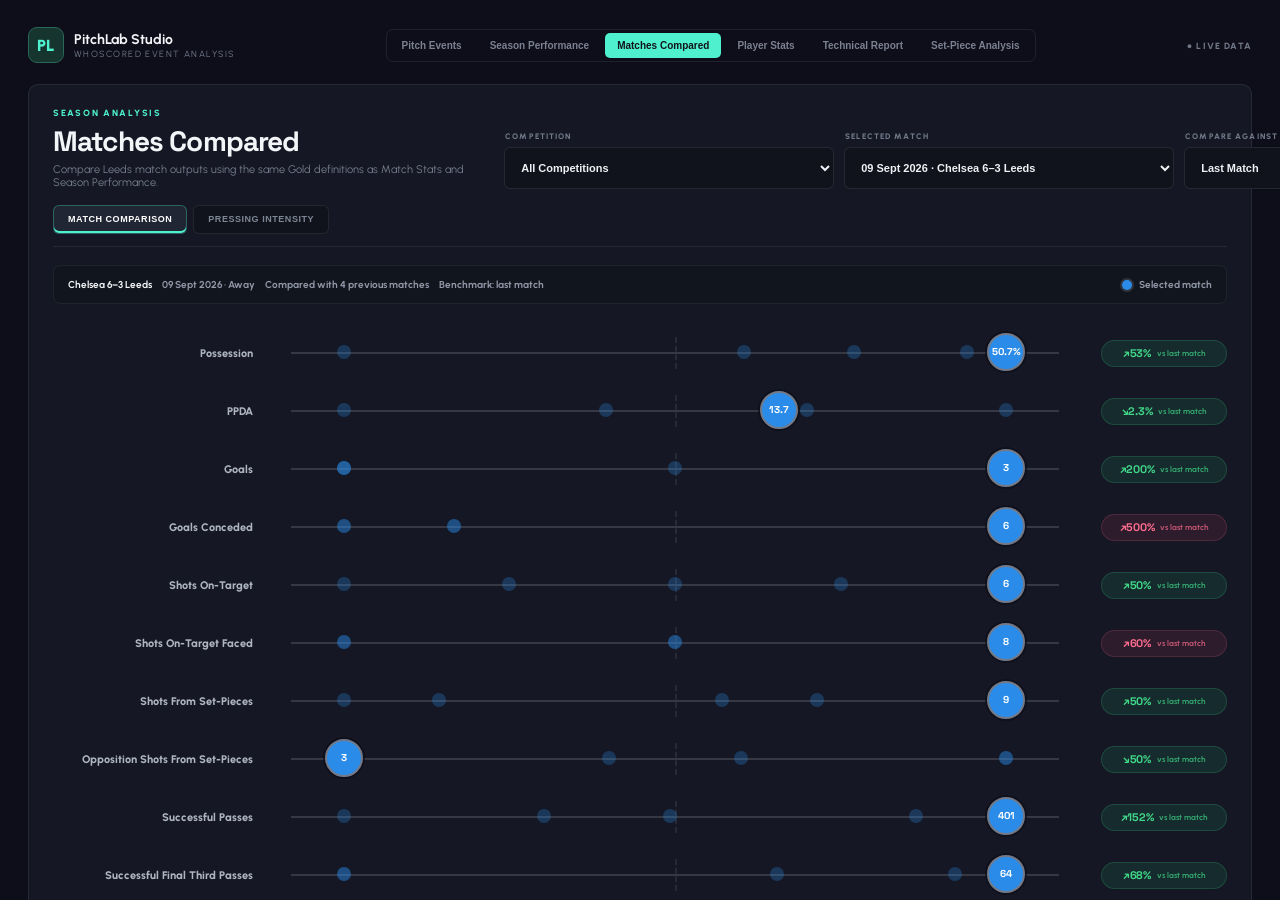
<file: matches-compared.html>
<!doctype html>
<html lang="en">
<head>
<meta charset="utf-8">
<meta name="viewport" content="width=device-width,initial-scale=1">
<title>PitchLab — Matches Compared</title>
<style>html,body{margin:0;width:100%;height:100%;background:#0d0e19;overflow:hidden}iframe{display:block;width:100%;height:100%;border:0}</style>
</head>
<body>
<iframe id="pitchlab-compared" src="base.html?v=metrics-144" title="PitchLab Matches Compared"></iframe>
<script>
const frame=document.getElementById('pitchlab-compared');
frame.addEventListener('load',()=>{
  const doc=frame.contentDocument;if(!doc)return;
  const addCss=(href,key)=>{const el=doc.createElement('link');el.rel='stylesheet';el.href=href;el.dataset[key]='1';doc.head.appendChild(el)};
  const addJs=(src,key)=>new Promise((resolve,reject)=>{const el=doc.createElement('script');el.src=src;el.async=false;el.dataset[key]='1';el.onload=resolve;el.onerror=reject;doc.body.appendChild(el)});
  const V='metrics-144';
  ['ui-integration.css','ui-polish.css','ui-v31-fixes.css','ui-matches-compared.css','ui-matches-compared-pressing.css'].forEach((s,i)=>addCss(`${s}?v=${V}`,`mcc${i}`));
  const scripts=['ui-carry-metrics.js','ui-extra-metrics.js','ui-golden-metrics-v2.js','ui-possession-golden.js','ui-touch-metrics-fix.js','ui-passing-metrics-golden.js','ui-metric-bible-sync.js','ui-gold-passing-family.js','ui-forward-pass-definition.js','ui-long-pass-definition.js','ui-progressive-pass-definition.js','ui-penalty-box-pass-definition.js','ui-penalty-area-entries-gold.js','ui-gold-simple-event-family.js','ui-open-play-cross-definition.js','ui-throw-in-touch-territory-definition.js','ui-takeon-corner-definition.js','ui-goal-family-definition.js','ui-defensive-residual-definition.js','ui-gold-recovery-duels-family.js','ui-gold-attacking-family.js','ui-final-third-entries-gold.js','ui-action-outcome-definition.js','ui-team-metric-bible.js','ui-season-nav.js','ui-matches-compared.js','ui-season-competition-filter.js','ui-ppda-gold.js','ui-matches-compared-pressing.js'];
  (async()=>{for(let i=0;i<scripts.length;i++)await addJs(`${scripts[i]}?v=${V}`,`mcj${i}`)})().catch(err=>console.error('[PitchLab Matches Compared]',err));
});
</script>
</body>
</html>
</file>
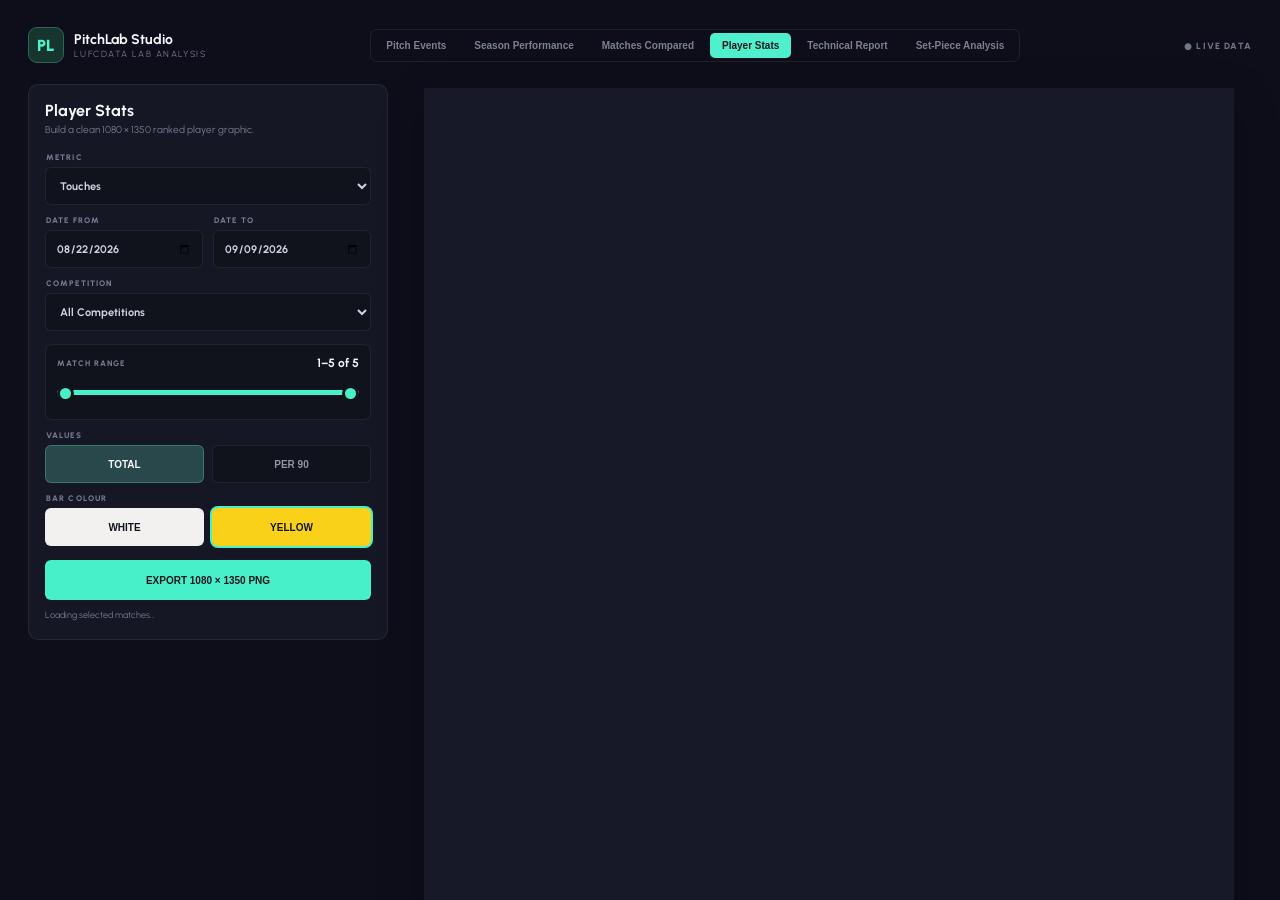
<file: player-stats.html>
<!doctype html>
<html lang="en">
<head>
<meta charset="utf-8">
<meta name="viewport" content="width=device-width,initial-scale=1">
<title>PitchLab — Player Stats</title>
<style>html,body{margin:0;width:100%;height:100%;background:#0d0e19;overflow:hidden}iframe{display:block;width:100%;height:100%;border:0}</style>
</head>
<body>
<iframe id="pitchlab-player-stats" src="base.html?v=metrics-128" title="PitchLab Player Stats"></iframe>
<script>
const frame=document.getElementById('pitchlab-player-stats');
frame.addEventListener('load',()=>{
  const doc=frame.contentDocument;if(!doc)return;
  const addCss=(href,key)=>{const el=doc.createElement('link');el.rel='stylesheet';el.href=href;el.dataset[key]='1';doc.head.appendChild(el)};
  const addJs=(src,key)=>new Promise((resolve,reject)=>{const el=doc.createElement('script');el.src=src;el.async=false;el.dataset[key]='1';el.onload=resolve;el.onerror=reject;doc.body.appendChild(el)});
  const V='metrics-128';
  ['ui-integration.css','ui-team-colours.css','ui-polish.css','ui-v31-fixes.css','ui-player-stats.css'].forEach((s,i)=>addCss(`${s}?v=${V}`,`psc${i}`));
  const scripts=['ui-carry-metrics.js','ui-extra-metrics.js','ui-golden-metrics-v2.js','ui-possession-golden.js','ui-touch-metrics-fix.js','ui-passing-metrics-golden.js','ui-metric-bible-sync.js','ui-gold-passing-family.js','ui-forward-pass-definition.js','ui-long-pass-definition.js','ui-through-ball-definition.js','ui-progressive-pass-definition.js','ui-penalty-box-pass-definition.js','ui-penalty-area-entries-gold.js','ui-gold-simple-event-family.js','ui-open-play-cross-definition.js','ui-throw-in-touch-territory-definition.js','ui-takeon-corner-definition.js','ui-corner-delivery-definition.js','ui-goal-family-definition.js','ui-defensive-residual-definition.js','ui-free-kick-definition.js','ui-gold-recovery-duels-family.js','ui-gold-attacking-family.js','ui-final-third-entries-gold.js','ui-action-outcome-definition.js','ui-team-metric-bible.js','ui-canonical-time-window.js','ui-team-colours.js','ui-polish.js','ui-v31-fixes.js','ui-season-nav.js','ui-player-stats.js'];
  (async()=>{for(let i=0;i<scripts.length;i++)await addJs(`${scripts[i]}?v=${V}`,`psj${i}`)})().catch(err=>console.error('[PitchLab Player Stats]',err));
});
</script>
</body>
</html>
</file>
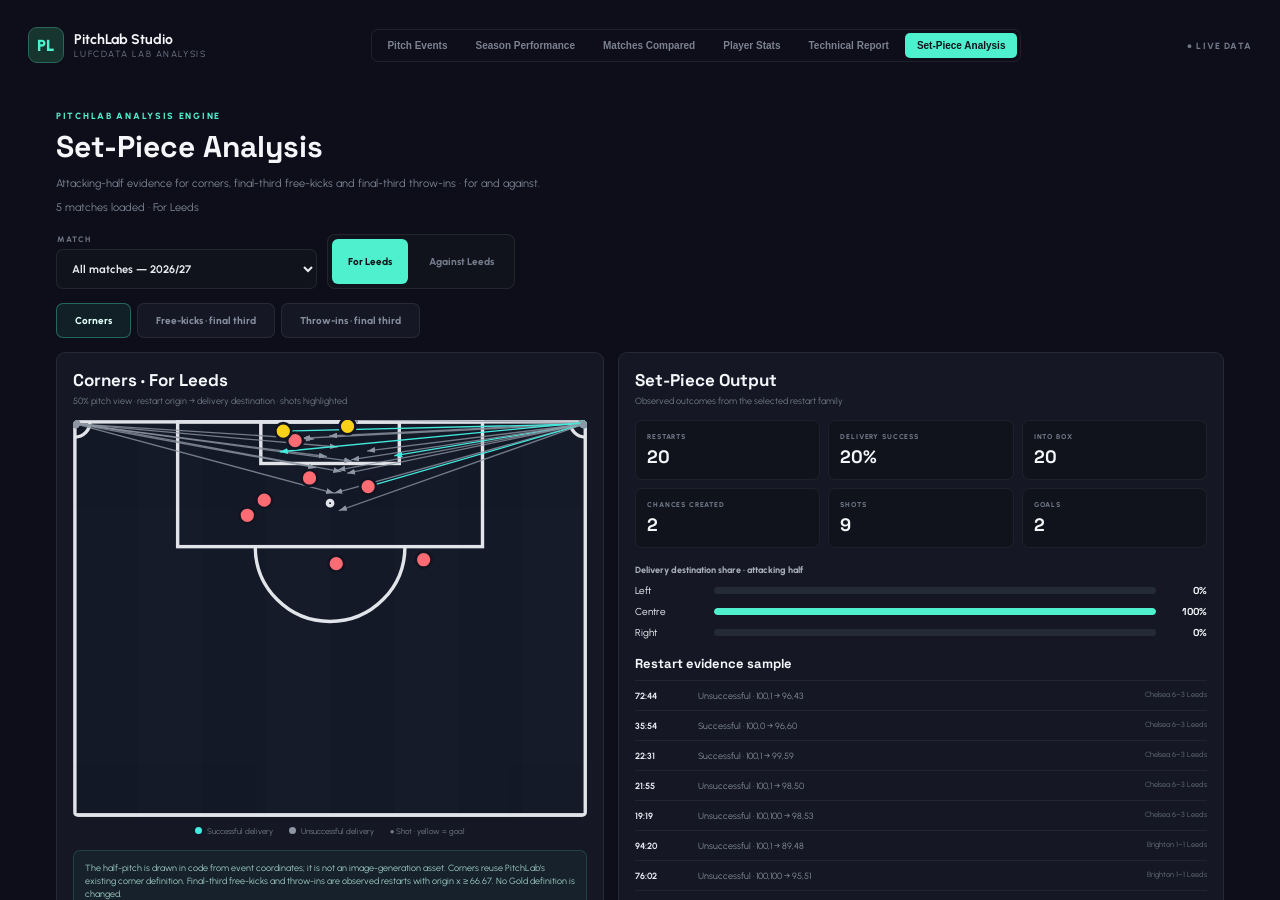
<file: set-piece-analysis.html>
<!doctype html>
<html lang="en">
<head>
<meta charset="utf-8"><meta name="viewport" content="width=device-width,initial-scale=1"><title>PitchLab — Set-Piece Analysis</title>
<style>html,body{margin:0;width:100%;height:100%;background:#0d0e19;overflow:hidden}iframe{display:block;width:100%;height:100%;border:0}</style>
</head><body>
<iframe id="pitchlab-setpieces" src="base.html?v=metrics-143" title="PitchLab Set-Piece Analysis"></iframe>
<script>
const frame=document.getElementById('pitchlab-setpieces');frame.addEventListener('load',()=>{const doc=frame.contentDocument;if(!doc)return;const V='metrics-143';
const css=s=>{const e=doc.createElement('link');e.rel='stylesheet';e.href=`${s}?v=${V}`;doc.head.appendChild(e)};
const js=s=>new Promise((r,j)=>{const e=doc.createElement('script');e.src=`${s}?v=${V}`;e.async=false;e.onload=r;e.onerror=j;doc.body.appendChild(e)});
['ui-integration.css','ui-team-colours.css','ui-polish.css','ui-v31-fixes.css','ui-set-piece-analysis.css'].forEach(css);
const scripts=['ui-team-colours.js','ui-polish.js','ui-v31-fixes.js','ui-season-nav.js','ui-canonical-time-window.js','ui-set-piece-analysis.js'];(async()=>{for(const s of scripts)await js(s)})().catch(console.error);
});
</script></body></html>
</file>
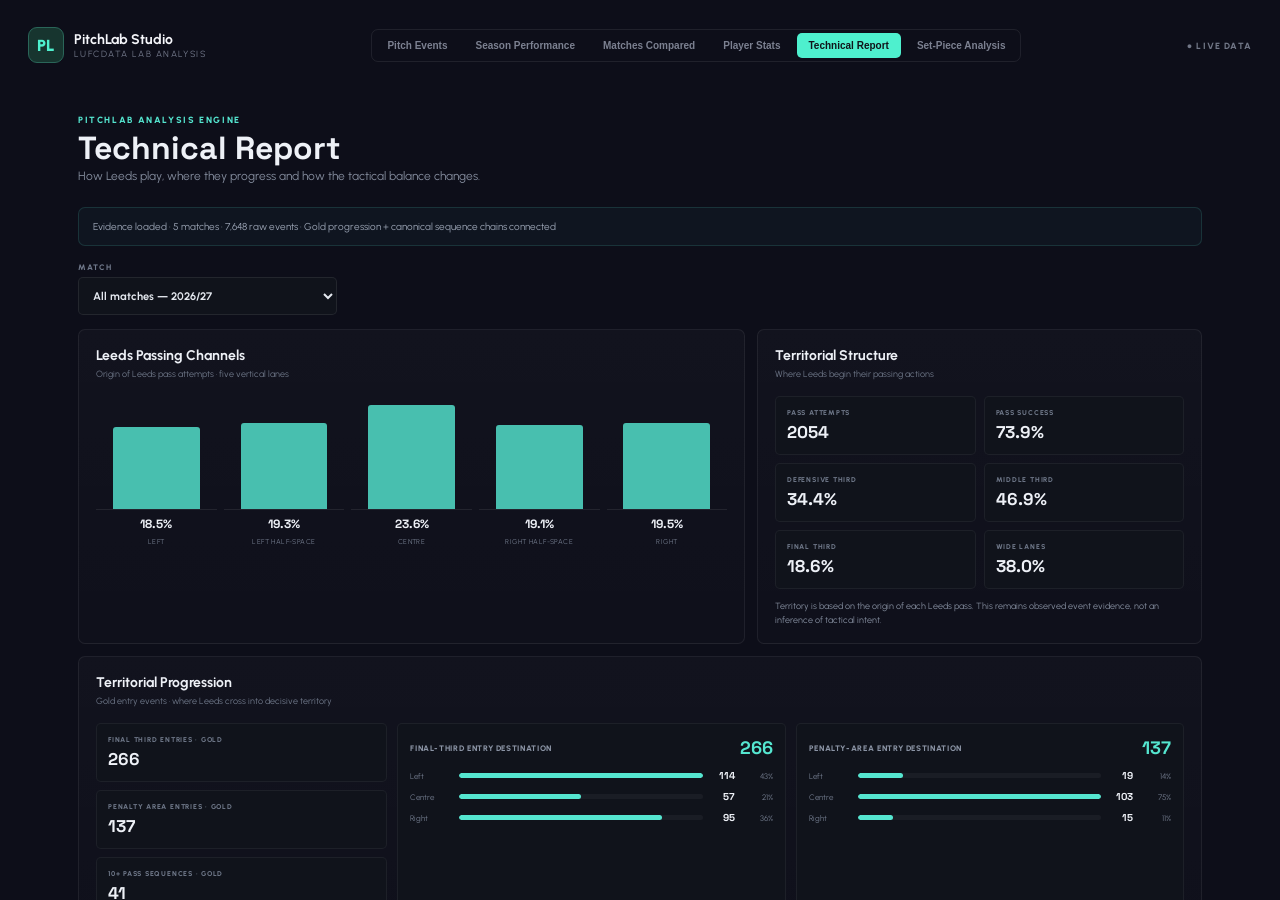
<file: technical-report.html>
<!doctype html>
<html lang="en">
<head>
<meta charset="utf-8"><meta name="viewport" content="width=device-width,initial-scale=1"><title>PitchLab — Technical Report</title>
<style>html,body{margin:0;width:100%;height:100%;background:#0d0e19;overflow:hidden}iframe{display:block;width:100%;height:100%;border:0}</style>
</head><body>
<iframe id="pitchlab-technical" src="base.html?v=metrics-152" title="PitchLab Technical Report"></iframe>
<script>
const frame=document.getElementById('pitchlab-technical');frame.addEventListener('load',()=>{const doc=frame.contentDocument;if(!doc)return;const V='metrics-152';
const css=(s,i)=>{const e=doc.createElement('link');e.rel='stylesheet';e.href=`${s}?v=${V}`;e.dataset[`trc${i}`]='1';doc.head.appendChild(e)};
const js=(s,i)=>new Promise((r,j)=>{const e=doc.createElement('script');e.src=`${s}?v=${V}`;e.async=false;e.onload=r;e.onerror=j;e.dataset[`trj${i}`]='1';doc.body.appendChild(e)});
['ui-integration.css','ui-team-colours.css','ui-polish.css','ui-v31-fixes.css','ui-technical-report.css','ui-technical-report-transitions.css','ui-technical-report-pitches.css','ui-technical-report-pressing.css','ui-technical-report-phase-shape.css','ui-technical-report-change-points.css','ui-technical-report-style.css','ui-technical-report-confidence.css','ui-technical-report-game-state.css','ui-technical-report-directness.css'].forEach(css);
const scripts=['ui-team-colours.js','ui-polish.js','ui-v31-fixes.js','ui-season-nav.js','ui-canonical-time-window.js','ui-passing-metrics-golden.js','ui-final-third-entries-gold.js','ui-penalty-area-entries-gold.js','ui-sequence-metrics.js','ui-ppda-gold.js','ui-technical-report.js','ui-technical-report-transitions.js','ui-technical-report-pitches.js','ui-technical-report-pressing.js','ui-technical-report-phase-shape.js','ui-technical-report-change-points.js','ui-technical-report-style.js','ui-technical-report-game-state.js','ui-technical-report-directness.js'];(async()=>{for(let i=0;i<scripts.length;i++)await js(scripts[i],i)})().catch(console.error);
});
</script></body></html>
</file>
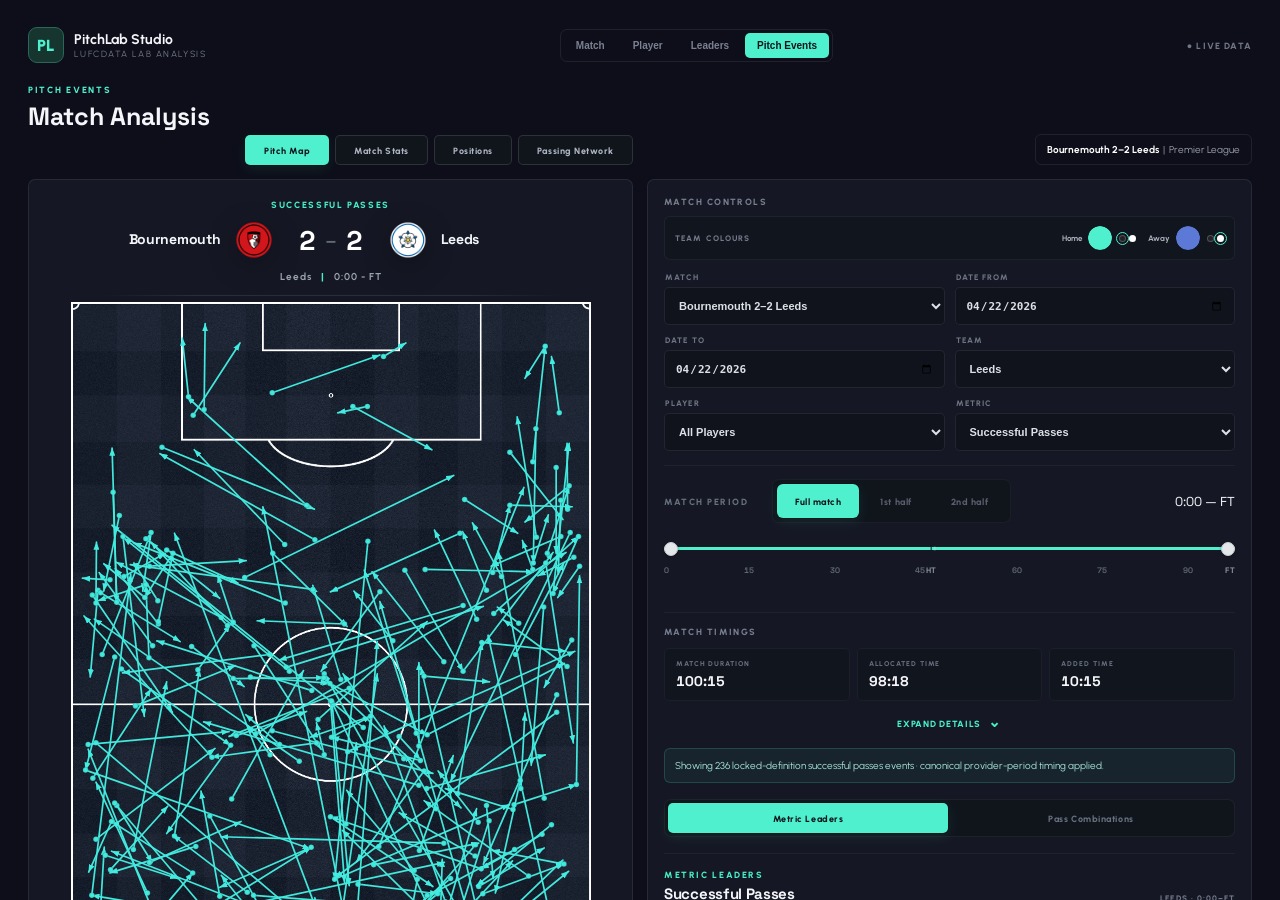
<file: ui-preview.html>
<!doctype html>
<html lang="en">
<head>
<meta charset="utf-8">
<meta name="viewport" content="width=device-width,initial-scale=1">
<title>PitchLab UI Integration Preview</title>
<style>html,body{margin:0;width:100%;height:100%;background:#0d0e19;overflow:hidden}iframe{display:block;width:100%;height:100%;border:0}</style>
</head>
<body>
<iframe id="pitchlab" src="base.html?v=metrics-86" title="PitchLab UI Integration Preview"></iframe>
<script>
const frame=document.getElementById('pitchlab');
frame.addEventListener('load',()=>{
  const doc=frame.contentDocument;if(!doc)return;
  const addCss=(href,key)=>{if(doc.querySelector(`link[data-${key}]`))return;const el=doc.createElement('link');el.rel='stylesheet';el.href=href;el.dataset[key]='1';doc.head.appendChild(el)};
  const addJs=(src,key)=>{if(doc.querySelector(`script[data-${key}]`))return;const el=doc.createElement('script');el.src=src;el.async=false;el.dataset[key]='1';doc.body.appendChild(el)};
  const V='metrics-86';
  ['ui-integration.css','ui-leaders.css','ui-timings.css','ui-arrow-style.css','ui-period.css','ui-match-stats.css','ui-match-stats-selector.css','ui-pass-combinations.css','ui-positions.css','ui-passing-network.css','ui-match-events.css','ui-team-colours.css','ui-polish.css','ui-v31-fixes.css'].forEach((s,i)=>addCss(`${s}?v=${V}`,`c${i}`));
  const scripts=['ui-header.js','ui-carry-metrics.js','ui-timings.js','ui-extra-metrics.js','ui-golden-metrics-v2.js','ui-possession-golden.js','ui-period.js','ui-touch-metrics-fix.js','ui-forest-touch-map.js','ui-passing-metrics-golden.js','ui-metric-bible-sync.js','ui-gold-passing-family.js','ui-forward-pass-definition.js','ui-long-pass-definition.js','ui-through-ball-definition.js','ui-progressive-pass-definition.js','ui-penalty-box-pass-definition.js','ui-penalty-area-entries-gold.js','ui-gold-simple-event-family.js','ui-open-play-cross-definition.js','ui-throw-in-touch-territory-definition.js','ui-takeon-corner-definition.js','ui-corner-delivery-definition.js','ui-goal-family-definition.js','ui-defensive-residual-definition.js','ui-free-kick-definition.js','ui-gold-recovery-duels-family.js','ui-gold-attacking-family.js','ui-final-third-entries-gold.js','ui-action-outcome-definition.js','ui-pitch-event-rendering-fix.js','ui-combined-outcome-surfaces.js','ui-small-action-touch-dots.js','ui-team-metric-bible.js','ui-canonical-time-window.js','ui-pitch-time-window.js','ui-carry-canonical-window.js','ui-leaders.js','ui-match-stats.js','ui-match-stats-sync-v1.js','ui-match-stats-selector.js','ui-sequence-metrics.js','ui-pass-combinations.js','ui-positions.js','ui-passing-network.js','ui-match-events.js','ui-team-colours.js','ui-polish.js','ui-match-switcher.js','ui-v31-fixes.js','ui-view-tabs-fix.js','ui-time-label-sync.js','ui-surface-polish-2026-08-29.js'];
  scripts.forEach((s,i)=>addJs(`${s}?v=${V}`,`j${i}`));
});
</script>
</body>
</html>
</file>
<file: ui-reference/other-project/components.css>
@import './tokens.css';

.ui-shell { min-height: 100vh; padding: 56px 32px; background: radial-gradient(circle at 33% 40%, rgba(55,58,87,.14), transparent 30%), var(--ui-bg); }
.ui-page { width: min(100%, var(--ui-content-max)); margin: 0 auto; }
.ui-frame { overflow: hidden; border: 1px solid var(--ui-border-strong); border-radius: 5px; background: var(--ui-surface); box-shadow: var(--ui-shadow-frame); }
.ui-header { padding: 38px 56px 26px; border-bottom: 1px solid var(--ui-border); text-align: center; }
.ui-kicker { color: var(--ui-accent); font-size: 10px; font-weight: 800; letter-spacing: .18em; text-transform: uppercase; }
.ui-title { margin: 10px 0 0; color: #fff; font-size: clamp(25px, 4vw, 34px); font-weight: 700; letter-spacing: -.035em; }
.ui-meta { margin-top: 10px; color: #a7abbd; font-size: 14px; font-weight: 600; letter-spacing: .08em; }
.ui-meta span { color: var(--ui-accent); margin: 0 9px; }

.ui-toolbar { display: flex; flex-wrap: wrap; align-items: center; gap: 8px; margin-bottom: 18px; }
.ui-button, .ui-select { min-height: 36px; border: 1px solid var(--ui-border); border-radius: var(--ui-radius-sm); color: var(--ui-text-soft); background: rgba(255,255,255,.03); }
.ui-button { padding: 0 14px; cursor: pointer; font-size: 11px; font-weight: 800; letter-spacing: .06em; transition: border-color var(--ui-transition), color var(--ui-transition), background var(--ui-transition); }
.ui-button:hover { color: var(--ui-accent); border-color: rgba(72,240,202,.4); background: rgba(72,240,202,.06); }
.ui-button--active, .ui-button--primary { color: var(--ui-surface); border-color: var(--ui-accent); background: var(--ui-accent); }
.ui-select { padding: 0 32px 0 12px; font-size: 12px; }

.ui-section { padding: 28px 56px; }
.ui-section + .ui-section { border-top: 1px solid var(--ui-border); }
.ui-section-title { margin: 0 0 16px; color: var(--ui-text-muted); font-size: 10px; font-weight: 800; letter-spacing: .18em; text-transform: uppercase; }
.ui-card-grid { display: grid; grid-template-columns: repeat(3, minmax(0,1fr)); gap: 12px; }
.ui-card { min-height: 116px; padding: 18px; border: 1px solid rgba(255,255,255,.06); border-radius: var(--ui-radius-md); background: linear-gradient(160deg, rgba(255,255,255,.035), rgba(255,255,255,.008)); }
.ui-card__label { color: var(--ui-text-muted); font-size: 11px; font-weight: 700; letter-spacing: .08em; text-transform: uppercase; }
.ui-card__value { margin-top: 10px; color: #fff; font-size: 28px; font-weight: 800; letter-spacing: -.04em; }
.ui-card__note { margin-top: 7px; color: var(--ui-text-dim); font-size: 11px; }

.ui-identity-pair { display: flex; justify-content: center; align-items: center; gap: 8px; margin-bottom: 15px; }
.ui-identity { width: 76px; height: 76px; display: grid; place-items: center; overflow: hidden; border: 1px solid rgba(255,255,255,.3); border-radius: 50%; color: var(--ui-text-soft); background: linear-gradient(145deg, rgba(255,255,255,.12), rgba(255,255,255,.03)); font-size: 10px; font-weight: 800; letter-spacing: .08em; text-align: center; }
.ui-identity--portrait { width: 104px; height: 104px; margin: 0 auto 14px; }
.ui-identity img { width: 100%; height: 100%; object-fit: contain; }
.ui-identity--portrait img { object-fit: cover; }

.ui-list { display: flex; flex-direction: column; gap: 7px; }
.ui-row { min-height: 42px; padding: 6px 16px; display: grid; grid-template-columns: minmax(120px,1fr) 64px minmax(160px,1.4fr) 58px; align-items: center; gap: 12px; border: 1px solid rgba(255,255,255,.06); border-radius: var(--ui-radius-md); background: linear-gradient(160deg, rgba(255,255,255,.035), rgba(255,255,255,.008)); }
.ui-row__label { color: #b8bbc8; font-size: 14px; font-weight: 600; }
.ui-row__value { color: #fff; font-size: 17px; font-weight: 800; text-align: center; }
.ui-progress { height: 4px; overflow: hidden; border-radius: 3px; background: var(--ui-track); }
.ui-progress > span { display: block; height: 100%; border-radius: inherit; background: var(--ui-accent); }
.ui-rank { min-width: 46px; padding: 5px 8px; border-radius: var(--ui-radius-xs); color: #fff; background: var(--ui-rank-other); font-size: 11px; font-weight: 800; text-align: center; }
.ui-rank--1 { background: var(--ui-rank-1); }
.ui-rank--2 { color: var(--ui-surface); background: var(--ui-rank-2); }
.ui-rank--3 { background: var(--ui-rank-3); }

.ui-panel { padding: 24px; border: 1px solid var(--ui-border-strong); border-radius: var(--ui-radius-xs); background: rgba(25,26,43,.8); box-shadow: var(--ui-shadow-panel); backdrop-filter: blur(16px); }
.ui-panel__heading { color: var(--ui-accent); font-size: 10px; font-weight: 800; letter-spacing: .18em; text-transform: uppercase; }
.ui-divider { height: 1px; margin: 22px 0; background: var(--ui-border); }
.ui-footer { min-height: 70px; padding: 18px 56px; display: flex; align-items: center; justify-content: space-between; border-top: 1px solid var(--ui-border); color: var(--ui-text-dim); font-size: 11px; font-weight: 800; letter-spacing: .14em; }
.ui-footer__brand { color: var(--ui-text-muted); }
.ui-status { display: inline-flex; align-items: center; gap: 7px; color: var(--ui-text-muted); font-size: 10px; font-weight: 700; }
.ui-status::before { content: ''; width: 6px; height: 6px; border-radius: 50%; background: var(--ui-success); box-shadow: 0 0 0 3px rgba(97,201,149,.1); }

@media (max-width: 760px) {
  .ui-shell { padding: 28px 14px; }
  .ui-header, .ui-section, .ui-footer { padding-left: 20px; padding-right: 20px; }
  .ui-card-grid { grid-template-columns: 1fr; }
  .ui-row { grid-template-columns: minmax(0,1fr) 52px; gap: 8px 12px; }
  .ui-progress { grid-column: 1 / -1; }
  .ui-rank { grid-column: 2; grid-row: 2; }
  .ui-footer { gap: 12px; flex-wrap: wrap; }
}
</file>
